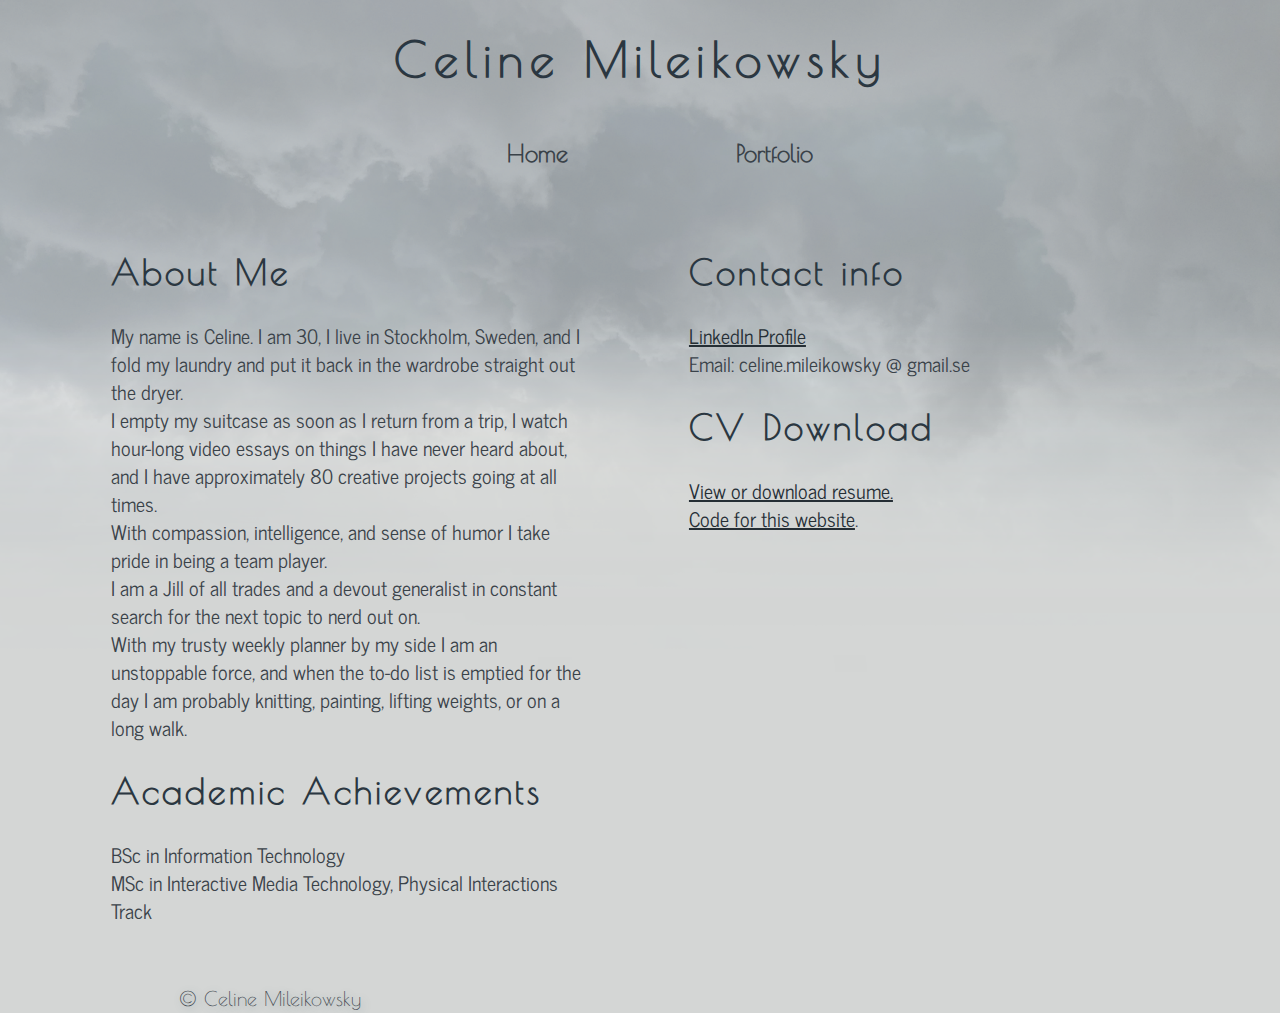
<file: index.html>
<!DOCTYPE html>
<html lang="sv">
    <head>
        <title>
            Celine Mileikowsky
        </title>
        <meta charset="UTF-8" />
        <link href="assets/styles/normalize.css" rel="stylesheet" />
        <link href="assets/styles/index.css" rel="stylesheet" />
    </head>

    <body>
        <header>
        <h1>Celine Mileikowsky</h1>
        </header>
      <nav>
        <ul>
          <li><a href="">Home</a></li>
          <li><a href="html/portfolio/">Portfolio</a></li>
        </ul>
      </nav>

      <main>
        <section id="whois">
            <h2>About Me</h2>
            <p>
              My name is Celine. I am 30, I live in Stockholm, Sweden, and I fold my laundry and put it back in the wardrobe straight out the dryer. <br>
              I empty my suitcase as soon as I return from a trip, I watch hour-long video essays on things I have never heard about, and I have approximately 80 creative projects going at all times. <br>
              With compassion, intelligence, and sense of humor I take pride in being a team player. <br>
              I am a Jill of all trades and a devout generalist in constant search for the next topic to nerd out on. <br>
              With my trusty weekly planner by my side I am an unstoppable force, and when the to-do list is emptied for the day I am probably knitting, painting, lifting weights, or on a long walk.
            </p>
            <h2>Academic Achievements</h2>
            <p>
              BSc in Information Technology <br>
              MSc in Interactive Media Technology, Physical Interactions Track
            </p>

        </section>

        <section id="contact">
            <h2>Contact info</h2>
            <p>
                <a href="www.linkedin.com/in/celinemile" target="_blank">LinkedIn Profile</a> <br>
                Email: celine.mileikowsky @ gmail.se
            </p>
            <h2>CV Download </h2>
            <p>
              <a href="https://github.com/celmil/cv/blob/main/assets/pdf/mileikowsky-resume.pdf">View or download resume.</a> <br>
               <a href="https://github.com/celmil/cv" target="_blank">Code for this website</a>.
            </p>
        </section>
        <!-- <section id="previouswork">        </section>-->
      </main>

      <footer>
        <p>© Celine Mileikowsky</p>
      </footer>

    </body>
</html>
</file>
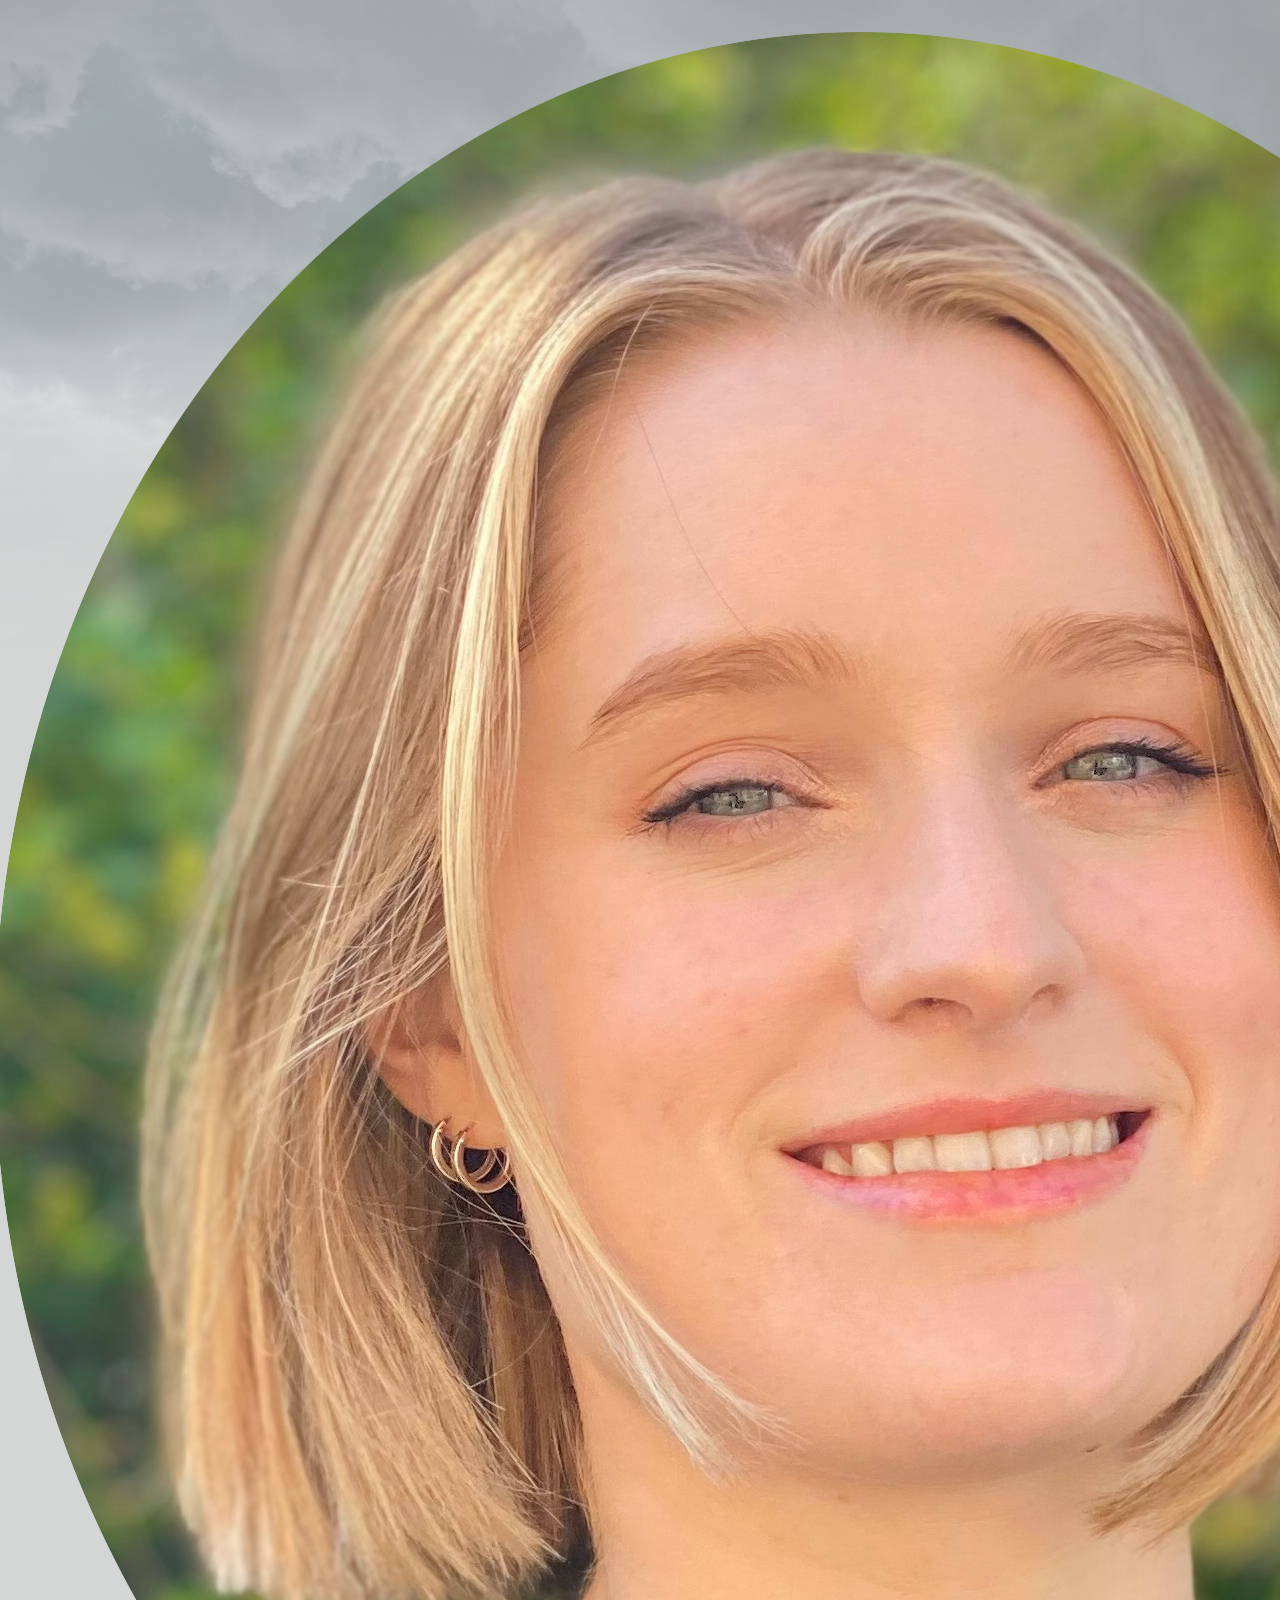
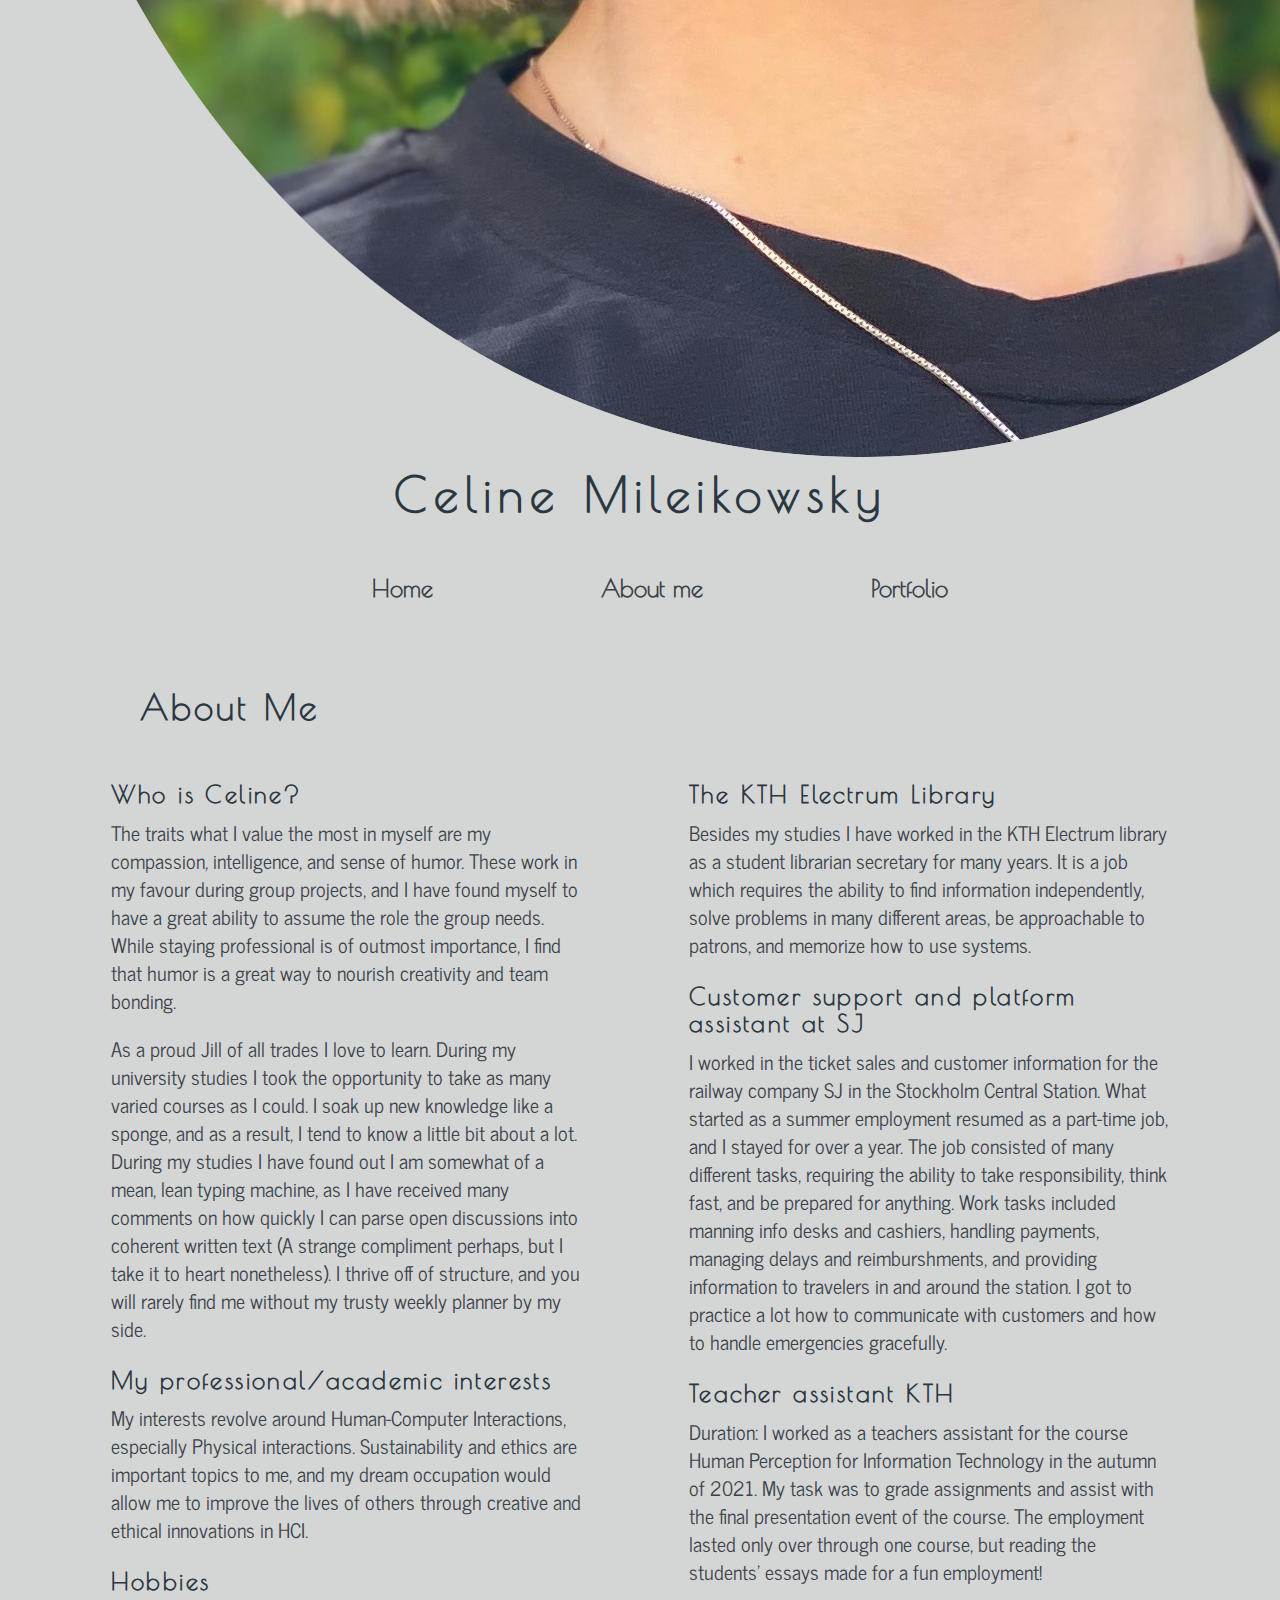
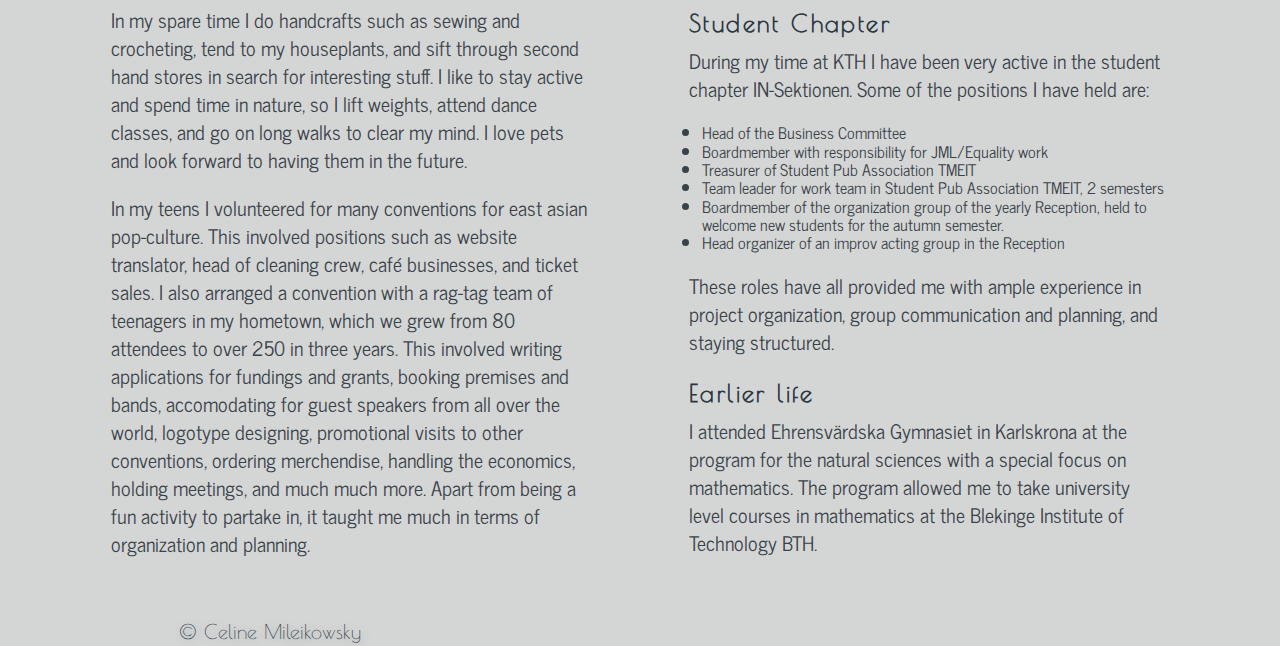
<file: html/about.html>
<!DOCTYPE html>
<html lang="sv">
    <head>
        <title>
          CV Celine Mileikowsky
        </title>
        <meta charset="UTF-8" />
        <link href="../assets/styles/normalize.css" rel="stylesheet" />
        <link href="../assets/styles/index.css" rel="stylesheet" />
    </head>

    <body>
      <header>
        <h1><a href="https://celmil.github.io/cv/index.html"><img src="../assets/images/cv-picture-oval.png" alt="portrait of me" /></a>Celine Mileikowsky</h1>
      </header>

      <nav>
        <ul>
          <li><a href="../index.html">Home</a></li>
          <li><a href="">About me</a></li>
          <li><a href="portfolio.html">Portfolio</a></li>

        </ul>
      </nav>

      <main>

          <h2>About Me</h2>
        <section id="whois">
 
          <h3>Who is Celine?</h3>
          <p>
            The traits what I value the most in myself are my compassion, intelligence, and sense of humor. 
            These work in my favour during group projects, and I have found myself to have a great ability to assume the role the group needs.
            While staying professional is of outmost importance, I find that humor is a great way to nourish creativity and team bonding.
          </p>

          <p>
            As a proud Jill of all trades I love to learn. During my university studies I took the opportunity to take as many varied courses as I could. 
            I soak up new knowledge like a sponge, and as a result, I tend to know a little bit about a lot.
            During my studies I have found out I am somewhat of a mean, lean typing machine, as I have received many comments on how quickly I can parse open discussions into coherent written text 
            (A strange compliment perhaps, but I take it to heart nonetheless). I thrive off of structure, and you will rarely find me without my trusty weekly planner by my side. 
          </p>

          <h3>My professional/academic interests</h3>
          <p>
            My interests revolve around Human-Computer Interactions, especially Physical interactions. 
            Sustainability and ethics are important topics to me, and my dream occupation would allow me to improve the lives of others through creative and ethical innovations in HCI.
          </p>

          <h3>Hobbies</h3>
          <p>
            In my spare time I do handcrafts such as sewing and crocheting, tend to my houseplants, and sift through second hand stores in search for interesting stuff. 
            I like to stay active and spend time in nature, so I lift weights, attend dance classes, and go on long walks to clear my mind. I love pets and look forward to having them in the future.
          </p>

          <p>            
            In my teens I volunteered for many conventions for east asian pop-culture. This involved positions such as website translator, head of cleaning crew, café businesses, and ticket sales. 
            I also arranged a convention with a rag-tag team of teenagers in my hometown, which we grew from 80 attendees to over 250 in three years.
            This involved writing applications for fundings and grants, booking premises and bands, accomodating for guest speakers from all over the world, logotype designing, promotional visits to other conventions, ordering merchendise, handling the 
            economics, holding meetings, and much much more. Apart from being a fun activity to partake in, it taught me much in terms of organization and planning.
          </p>
        </section>

        <section id="previouswork">
          <h3>The KTH Electrum Library</h3>
          <p>
            Besides my studies I have worked in the KTH Electrum library as a student librarian secretary for many years. 
            It is a job which requires the ability to find information independently, solve problems in many different areas, be approachable to patrons, and memorize how to use systems.
          </p>
        
          <h3>Customer support and platform assistant at SJ</h3>
            <p>            
              I worked in the ticket sales and customer information for the railway company SJ in the Stockholm Central Station. 
              What started as a summer employment resumed as a part-time job, and I stayed for over a year.
              The job consisted of many different tasks, requiring the ability to take responsibility, think fast, and be prepared for anything. 
              Work tasks included manning info desks and cashiers, handling payments, managing delays and reimburshments, and providing information to travelers in and around the station. 
              I got to practice a lot how to communicate with customers and how to handle emergencies gracefully.
            </p>

          <h3>Teacher assistant KTH</h3>
            <p>            
              Duration:
              I worked as a teachers assistant for the course Human Perception for Information Technology in the autumn of 2021. 
              My task was to grade assignments and assist with the final presentation event of the course. The employment lasted only over through one course, but reading the students' essays made for a fun employment!
            </p>

          <h3>Student Chapter</h3>
          <p>
            During my time at KTH I have been very active in the student chapter IN-Sektionen. Some of the positions I have held are:
          </p>
            <ul>
              <li>Head of the Business Committee</li>
              <li>Boardmember with responsibility for JML/Equality work</li>
              <li>Treasurer of Student Pub Association TMEIT</li>
              <li>Team leader for work team in Student Pub Association TMEIT, 2 semesters</li>
              <li>Boardmember of the organization group of the yearly Reception, held to welcome new students for the autumn semester.</li>
              <li>Head organizer of an improv acting group in the Reception</li>
            </ul>
            <p>
              These roles have all provided me with ample experience in project organization, group communication and planning, and staying structured.
            </p>

          <h3>Earlier life</h3>
          <p>
            I attended Ehrensvärdska Gymnasiet in Karlskrona at the program for the natural sciences with a special focus on mathematics.
            The program allowed me to take university level courses in mathematics at the Blekinge Institute of Technology BTH.
          </p>
        </section>

      </main>

      <footer>
        <p>© Celine Mileikowsky</p>
      </footer>
    </body>

</html>
</file>
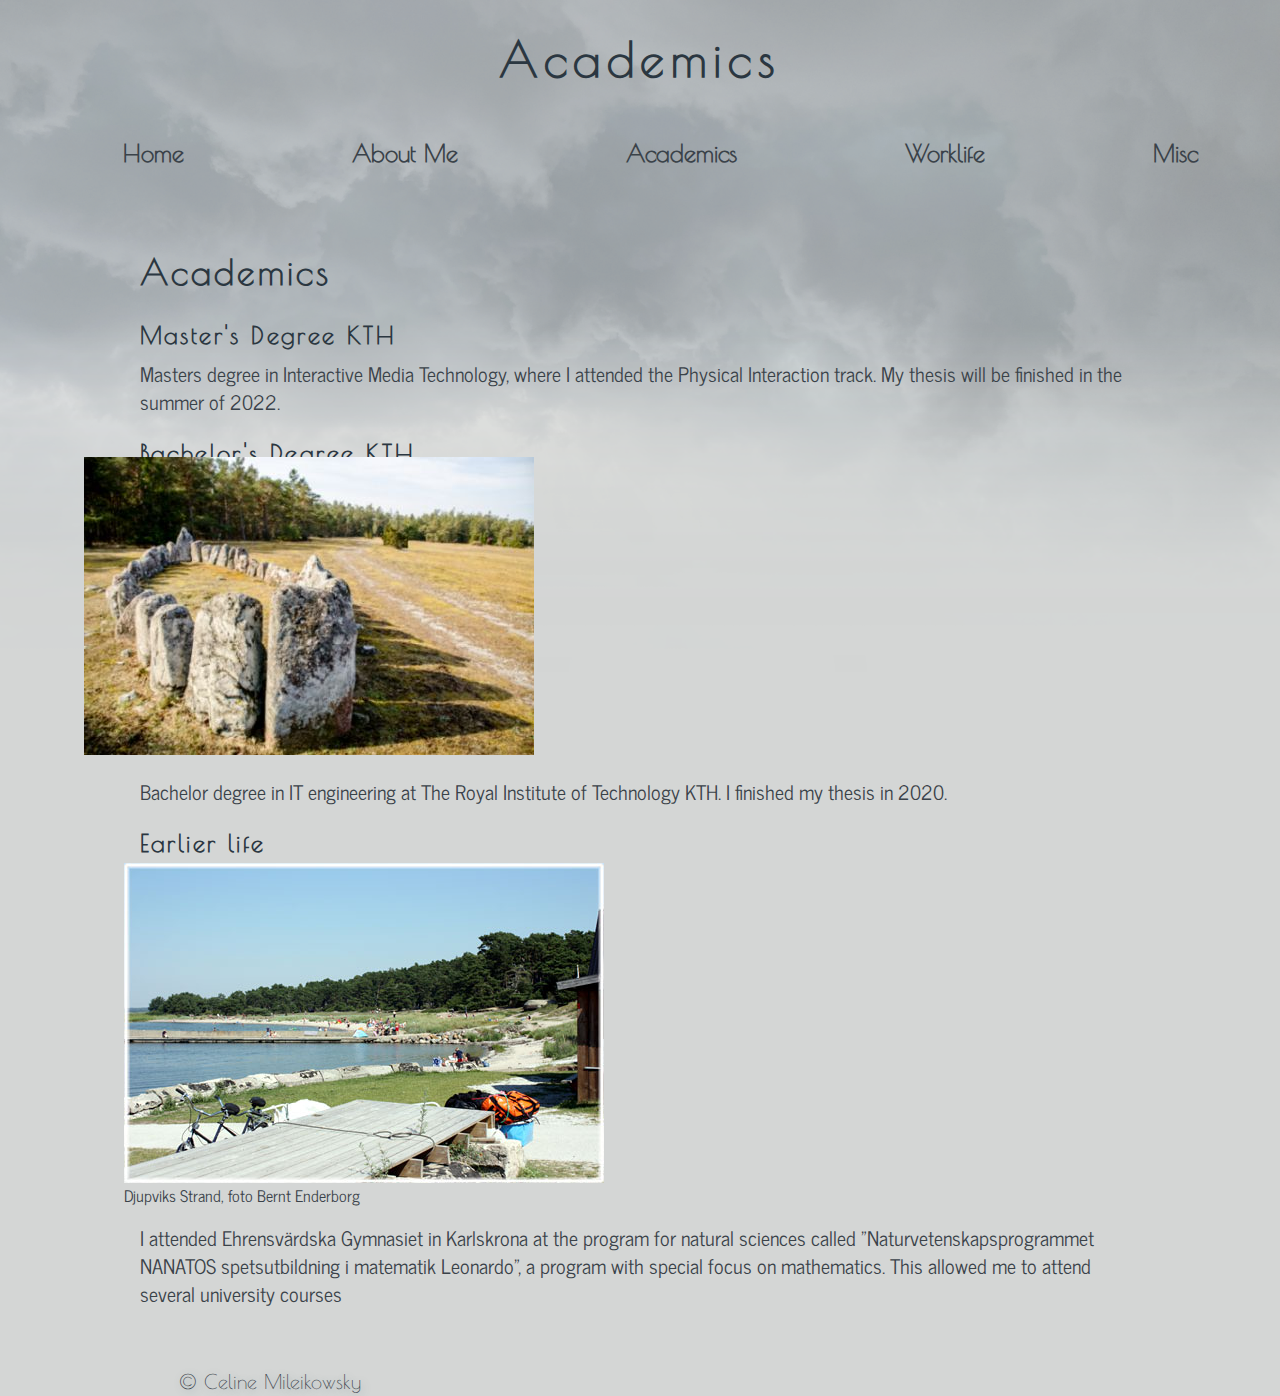
<file: html/academics.html>
<!DOCTYPE html>
<html lang="sv">
    <head>
        <title>
          CV Celine Mileikowsky
        </title>
        <meta charset="UTF-8" />
        <link href="../assets/styles/normalize.css" rel="stylesheet" />
        <link href="../assets/styles/index.css" rel="stylesheet" />
    </head>

    <body>
        <header>
        <h1>Academics</h1>
        </header>

      <nav>
        <ul>
          <li><a href="../index.html">Home</a></li>
          <li><a href="about.html">About Me</a></li>
          <li><a href="">Academics</a></li>
          <li><a href="worklife.html">Worklife</a></li>
          <li><a href="misc.html">Misc</a></li>
        </ul>
      </nav>

      <main>
        <h2>Academics</h2>
        <section id="eksta">
          <h3>Master's Degree KTH</h3>
          <p>
            Masters degree in Interactive Media Technology, where I attended the Physical Interaction track. My thesis will be finished in the summer of 2022. 
          </p>
        </section>
        <section id="skepp">
          <h3>Bachelor's Degree KTH</h3>
          <img src="../assets/images/skeppssattning2.jpg" alt="Skeppssättning" width="450" height="298">

            <p>            
              Bachelor degree in IT engineering at The Royal Institute of Technology KTH. I finished my thesis in 2020.
            </p>

        </section>
        <section id="badplats">
          <h3>Earlier life</h3>
          <figure>
            <img src="../assets/images/djupviksStrand.jpg" alt="Djupviksstrand" width="480" height="320">
            <figcaption>Djupviks Strand, foto Bernt Enderborg</figcaption>
          </figure>
          <p>
            I attended Ehrensvärdska Gymnasiet in Karlskrona at the program for natural sciences called "Naturvetenskapsprogrammet NANATOS spetsutbildning i matematik Leonardo", a program with special focus on mathematics.
            This allowed me to attend several university courses 
          </p>
        </section>


      </main>

      <footer>
        <p>© Celine Mileikowsky</p>
      </footer>
    </body>

</html>
</file>
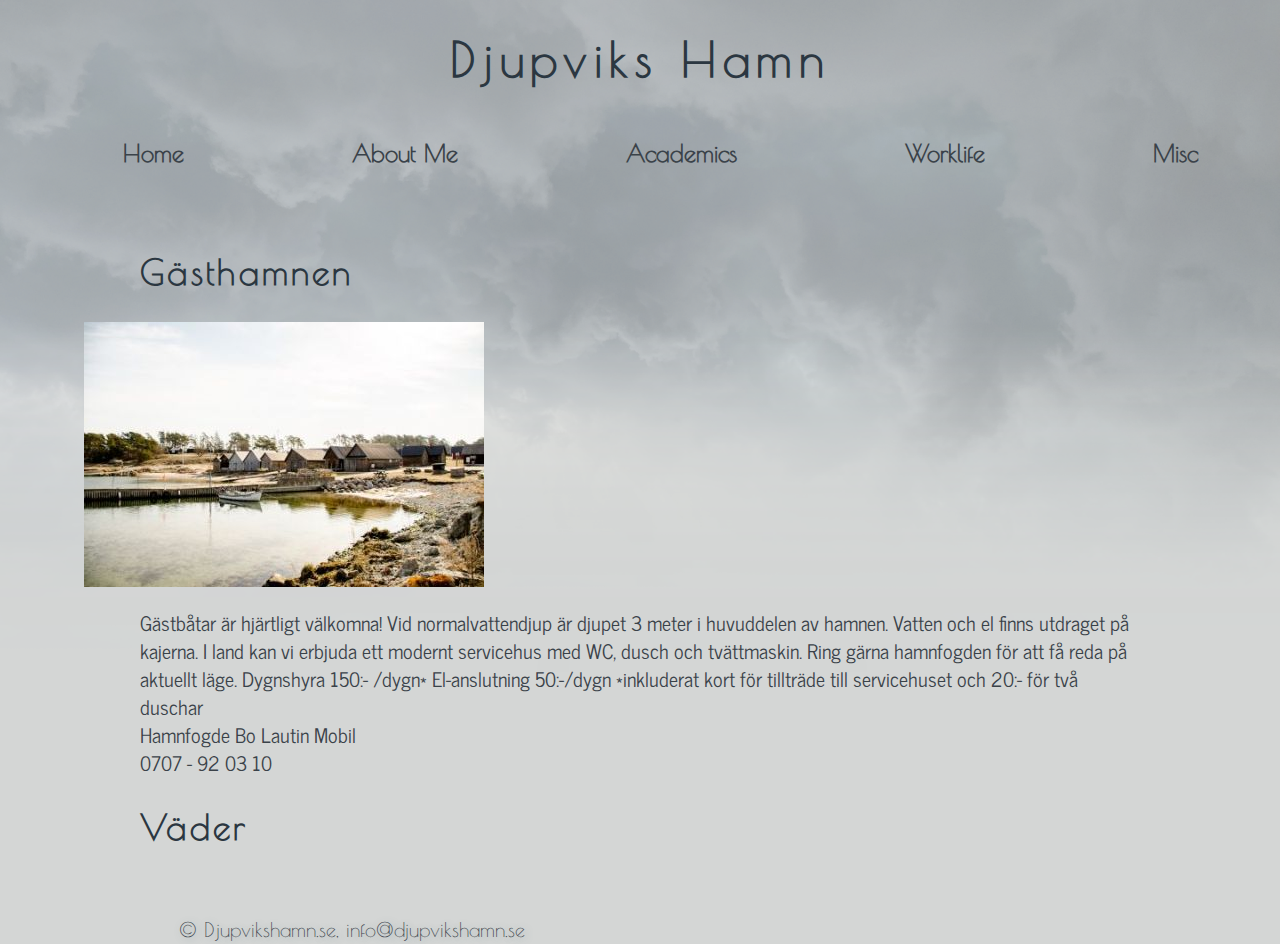
<file: html/guest.html>
<!---->
<!DOCTYPE html>
<html lang="sv">
    <head>
        <title>
          CV Celine Mileikowsky
        </title>
        <meta charset="UTF-8" />
        <link href="../assets/styles/normalize.css" rel="stylesheet" />
        <link href="../assets/styles/index.css" rel="stylesheet" />
    </head>

    <body>
        <header>
        <h1>Djupviks Hamn</h1>
        </header>

      <nav>
        <ul>
          <li><a href="../index.html">Home</a></li>
          <li><a href="about.html">About Me</a></li>
          <li><a href="academics.html">Academics</a></li>
          <li><a href="worklife.html">Worklife</a></li>
          <li><a href="misc.html">Misc</a></li>
        </ul>
      </nav>

      <main>
        <section id="guestInfo">
          <h2>Gästhamnen</h2>
          <img src="../assets/images/gastHamn.jpg" id="guestImage" alt="Bodar i hamn" width="400" height="265">

          <p>
            Gästbåtar är hjärtligt välkomna! 

            Vid normalvattendjup är djupet 3 meter i huvuddelen av hamnen. Vatten och el finns utdraget på kajerna. I land kan vi erbjuda ett modernt servicehus med WC, dusch och tvättmaskin.

            Ring gärna hamnfogden för att få reda på aktuellt läge.
            Dygnshyra 150:- /dygn* 
            El-anslutning 50:-/dygn 

            *inkluderat kort för tillträde till servicehuset och 20:- för två duschar
            <br>
            Hamnfogde Bo Lautin Mobil <br>
            0707 - 92 03 10

          </p>
        </section>
        <section id="weather">
          <h2>Väder</h2>
          <p id="weatherInfo"></p>
        </section>
      </main>

      <footer>
        <p>© Djupvikshamn.se, info@djupvikshamn.se</p>
      </footer>
      <script src="../assets/js/index.js" type="module"></script>

    </body>
</html>
</file>
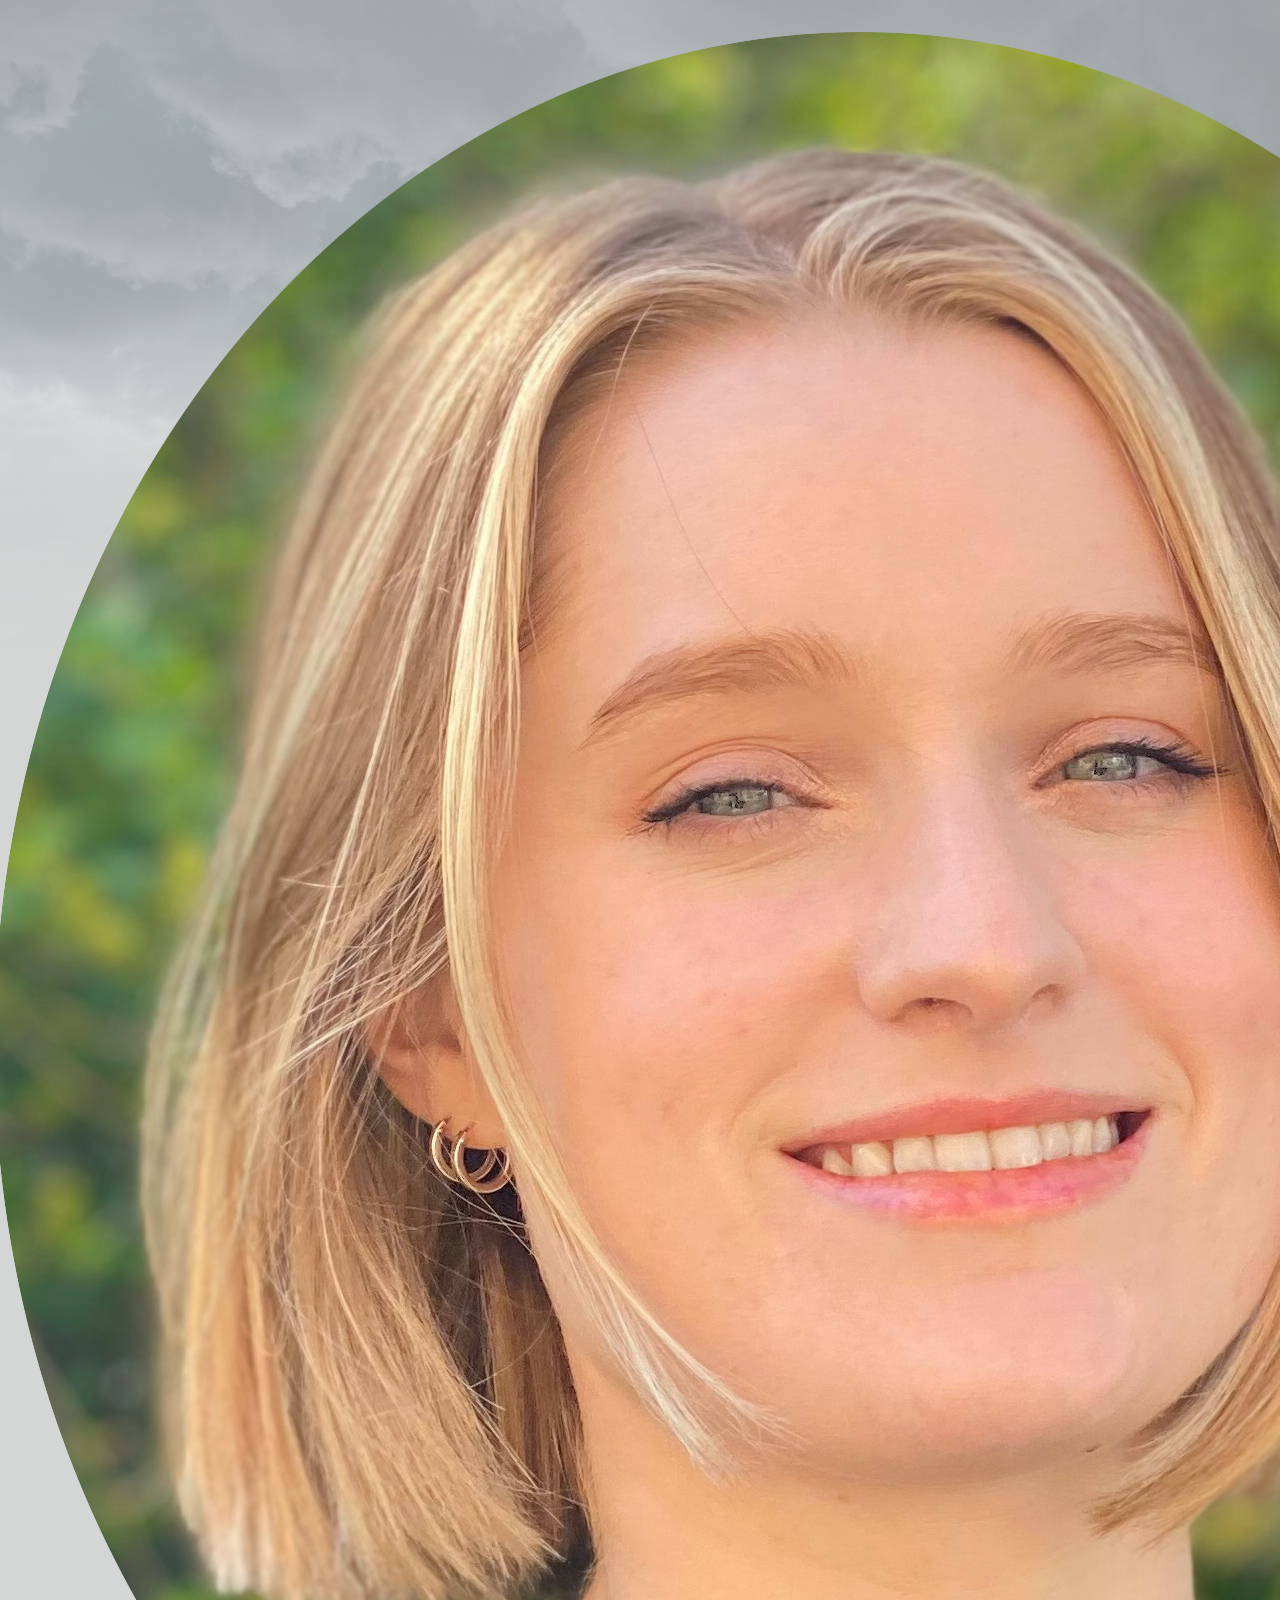
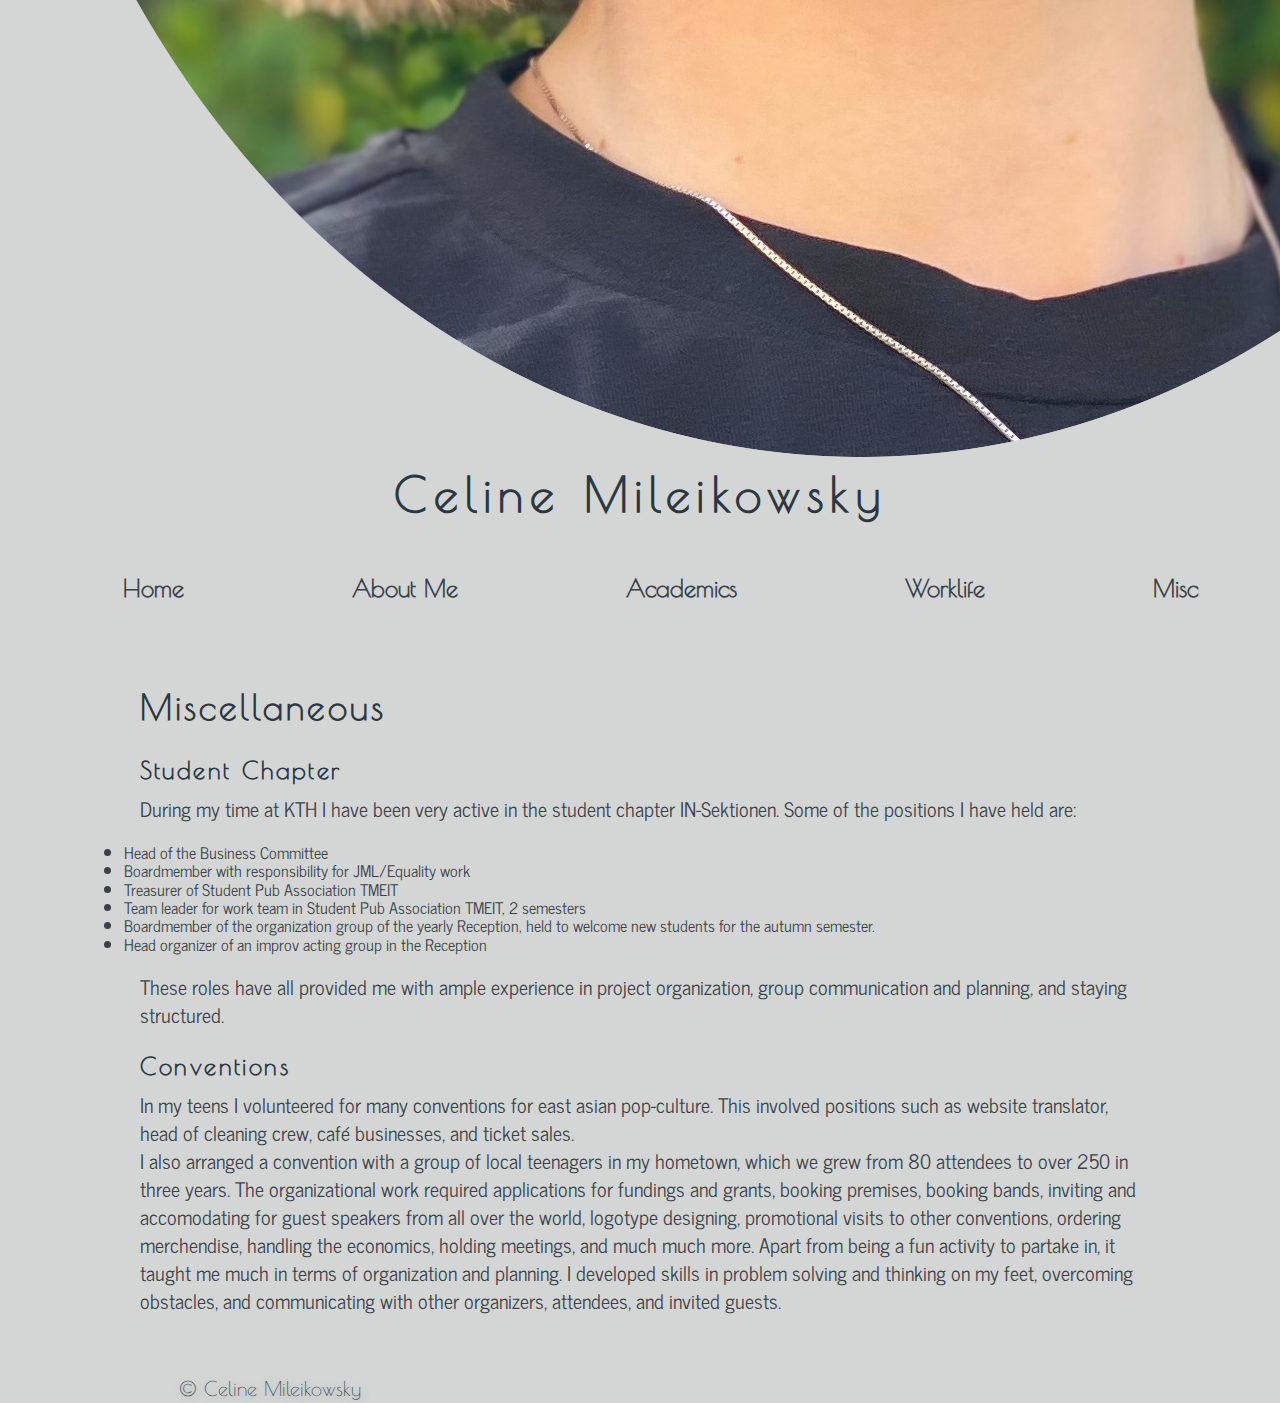
<file: html/misc.html>
<!DOCTYPE html>
<html lang="sv">
    <head>
        <title>
          CV Celine Mileikowsky
        </title>
        <meta charset="UTF-8" />
        <link href="../assets/styles/normalize.css" rel="stylesheet" />
        <link href="../assets/styles/index.css" rel="stylesheet" />
    </head>

    <body>
      <header>
        <h1><a href="https://celmil.github.io/cv/index.html"><img src="../assets/images/cv-picture-oval.png" alt="portrait of me" /></a>Celine Mileikowsky</h1>
      </header>

      <nav>
        <ul>
          <li><a href="../index.html">Home</a></li>
          <li><a href="about.html">About Me</a></li>
          <li><a href="academics.html">Academics</a></li>
          <li><a href="worklife.html">Worklife</a></li>
          <li><a href="">Misc</a></li>
        </ul>
      </nav>

      <main>
        <h2>Miscellaneous</h2>
        <section id="eksta">
          <h3>Student Chapter</h3>
          <p>
            During my time at KTH I have been very active in the student chapter IN-Sektionen. Some of the positions I have held are:
          </p>
            <ul>
              <li>Head of the Business Committee</li>
              <li>Boardmember with responsibility for JML/Equality work</li>
              <li>Treasurer of Student Pub Association TMEIT</li>
              <li>Team leader for work team in Student Pub Association TMEIT, 2 semesters</li>
              <li>Boardmember of the organization group of the yearly Reception, held to welcome new students for the autumn semester.</li>
              <li>Head organizer of an improv acting group in the Reception</li>
            </ul>
            <p>
              These roles have all provided me with ample experience in project organization, group communication and planning, and staying structured.
            </p>

          
        </section>
        <section id="skepp">
          <h3>Conventions</h3>

            <p>            
              In my teens I volunteered for many conventions for east asian pop-culture. 
              This involved positions such as website translator, head of cleaning crew, café businesses, and ticket sales. <br>
              I also arranged a convention with a group of local teenagers in my hometown, which we grew from 80 attendees to over 250 in three years.
              The organizational work required applications for fundings and grants, booking premises, booking bands, inviting and accomodating for guest speakers from all over the world, logotype designing, promotional visits to other conventions, ordering merchendise, handling the 
              economics, holding meetings, and much much more. Apart from being a fun activity to partake in, it taught me much in terms of organization and planning. I developed skills in problem solving and thinking on my feet, overcoming obstacles, and communicating with other organizers, attendees, and invited guests.
            </p>

        </section>




      </main>

      <footer>
        <p>© Celine Mileikowsky</p>
      </footer>
    </body>
</html>
</file>
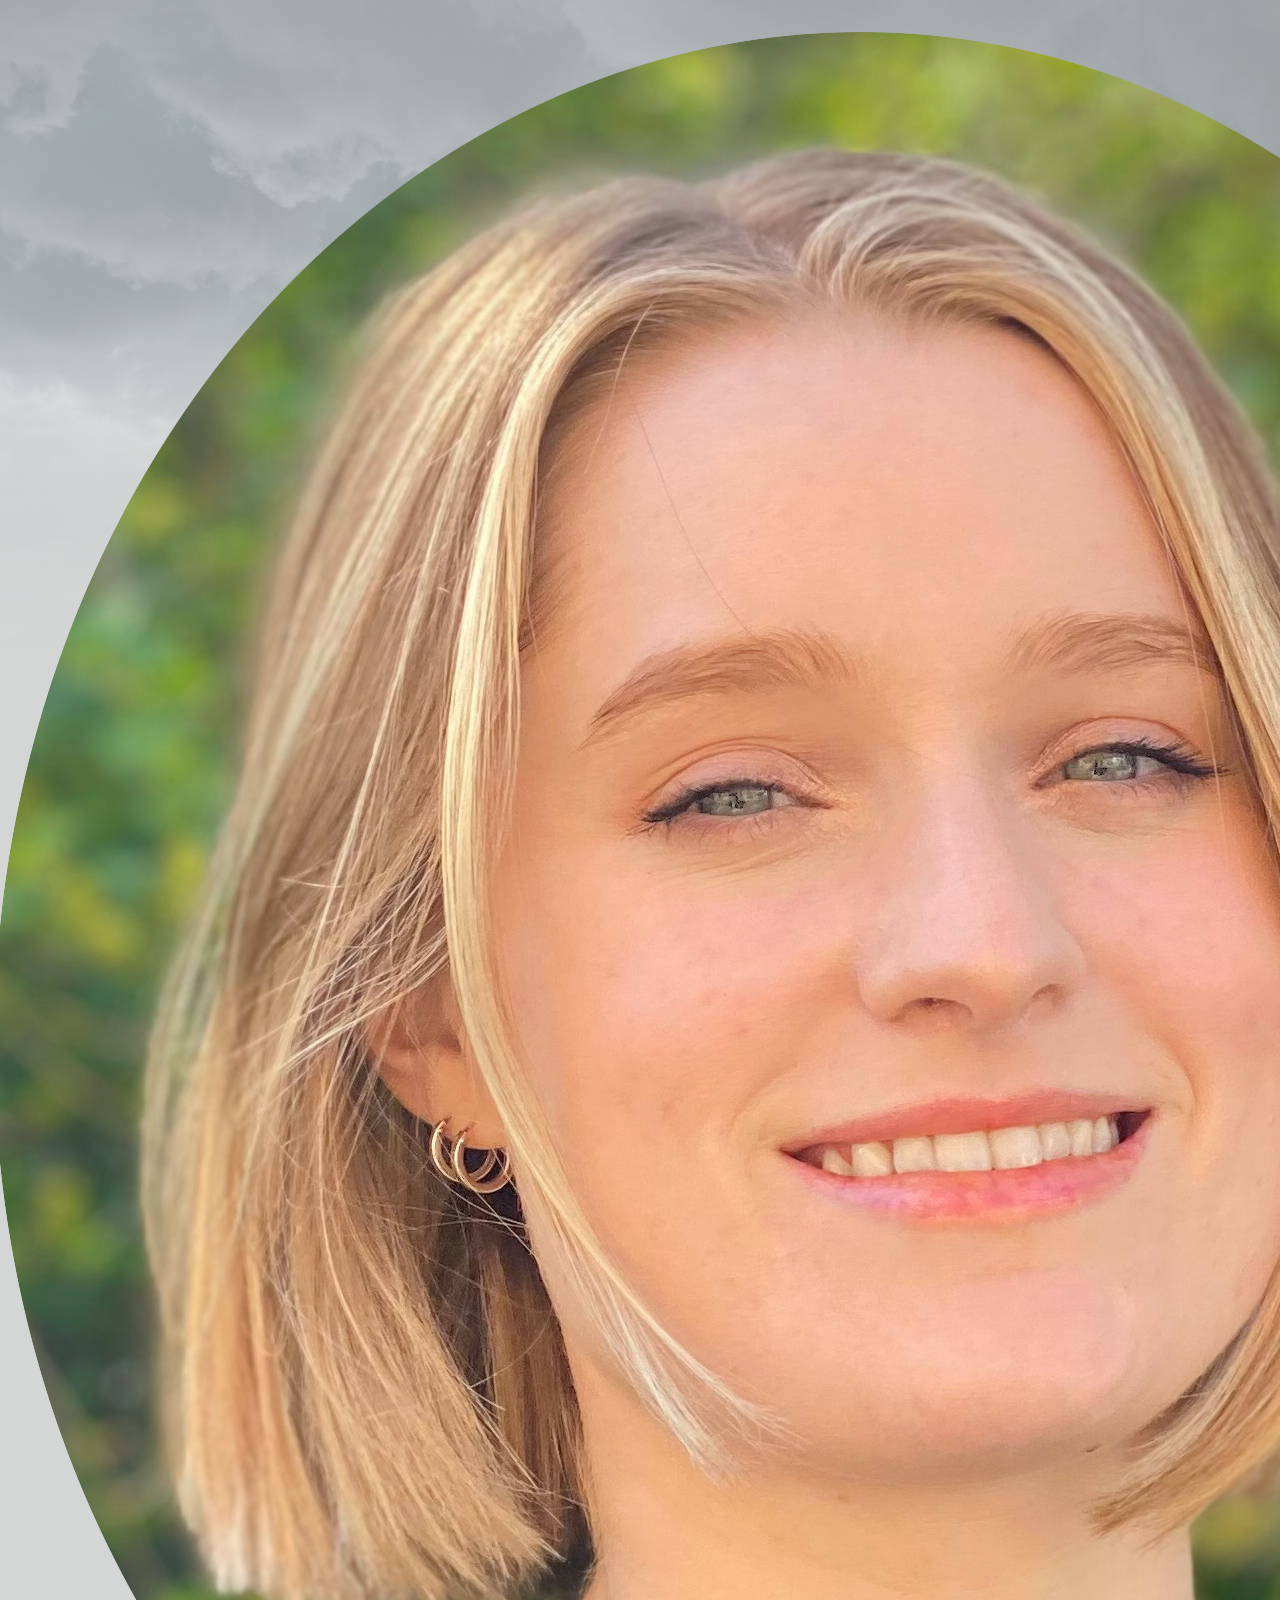
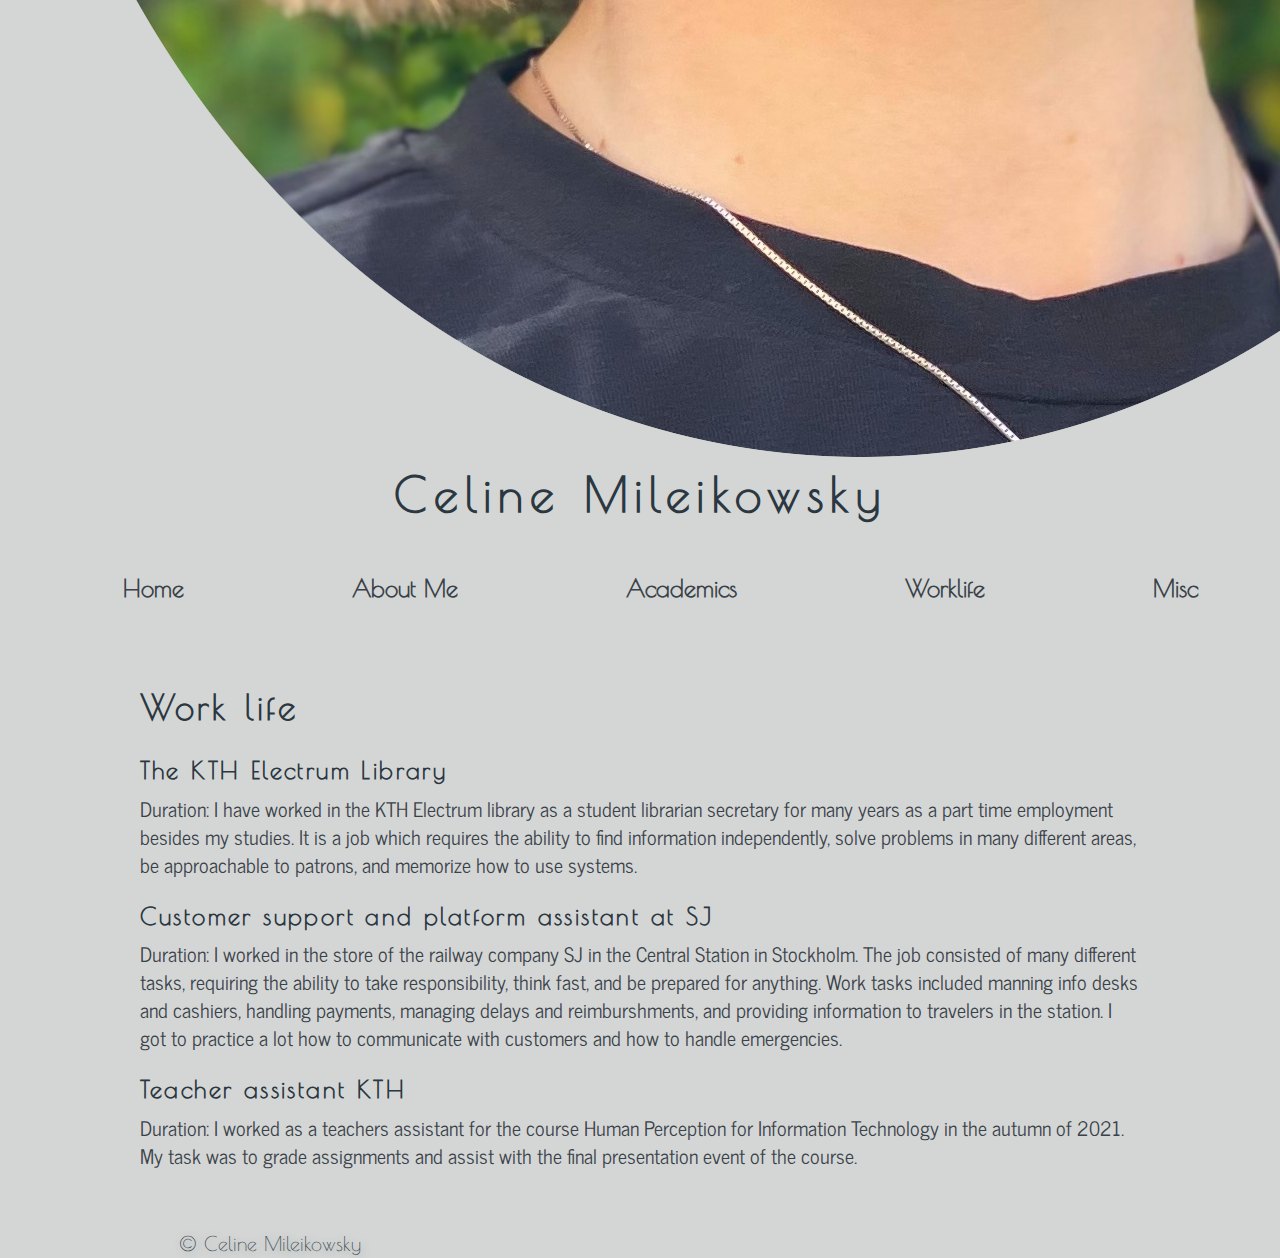
<file: html/worklife.html>
<!DOCTYPE html>
<html lang="sv">
    <head>
        <title>
          CV Celine Mileikowsky
        </title>
        <meta charset="UTF-8" />
        <link href="../assets/styles/normalize.css" rel="stylesheet" />
        <link href="../assets/styles/index.css" rel="stylesheet" />
    </head>

    <body>
      <header>
        <h1><a href="https://celmil.github.io/cv/index.html"><img src="../assets/images/cv-picture-oval.png" alt="portrait of me" /></a>Celine Mileikowsky</h1>
      </header>

      <nav>
        <ul>
          <li><a href="../index.html">Home</a></li>
          <li><a href="history.html">About Me</a></li>
          <li><a href="academics.html">Academics</a></li>
          <li><a href="">Worklife</a></li>
          <li><a href="misc.html">Misc</a></li>
        </ul>
      </nav>

      <main>
        <h2>Work life</h2>
        <section id="eksta">
          <h3>The KTH Electrum Library</h3>
          <p>
            Duration:
            I have worked in the KTH Electrum library as a student librarian secretary for many years as a part time employment besides my studies. 
            It is a job which requires the ability to find information independently, solve problems in many different areas, be approachable to patrons, and memorize how to use systems.
          </p>
        </section>
        <section id="skepp">
          <h3>Customer support and platform assistant at SJ</h3>

            <p>            
              Duration:
              I worked in the store of the railway company SJ in the Central Station in Stockholm. 
              The job consisted of many different tasks, requiring the ability to take responsibility, think fast, and be prepared for anything. 
              Work tasks included manning info desks and cashiers, handling payments, managing delays and reimburshments, and providing information to travelers in the station. I got to practice a lot how to communicate with customers and how to handle emergencies.

            </p>

        </section>

        <section id="teacherassistant">
          <h3>Teacher assistant KTH</h3>

            <p>            
              Duration:
              I worked as a teachers assistant for the course Human Perception for Information Technology in the autumn of 2021. My task was to grade assignments and assist with the final presentation event of the course. 

            </p>

        </section>




      </main>

      <footer>
        <p>© Celine Mileikowsky</p>
      </footer>
    </body>
</html>
</file>
<file: assets/styles/index.css>
/*importing fonts*/
@font-face {
    font-family: 'Zen';
    src: url(../fonts/ZenLoop-Regular.ttf);
}
@font-face {
    font-family: 'News';
    src: url(../fonts/NewsCycle-Regular.ttf);
}
@font-face {
    font-family: 'Poiret';
    src: url(../fonts/PoiretOne-Regular.ttf);
}
/*add background*/
html{
    font-size: 100%;
    background-image: url("../images/background-clouds-transparent2.png");
    background-color: #d4d6d5;
    height: 500px;
    background-position: center;
    background-repeat: no-repeat;
    background-size: cover;
    position: relative;
}

/*text font and size*/
body{
    max-width: 100%;
    font-family: 'News', sans-serif;
    color: #3a4249;
}

/*makes the content less wide for improved readability and better styling*/
main{
    border-radius: 35px;
    width: 70%;
    max-width: 1500px;
    margin: 0px auto;
    padding: 20px;
}



/*ensures footer is put last on the page by clearing any potential 
floats after the main*/
main::after, #bsc-degree::after{
    content: "";
    clear: both;
    display: table;
}

/*headers styling*/
h1,h2,h3,h4{
    font-family: 'Poiret', sans-serif;
    color: #2b3741;
}
h1{ 
    text-align: center;
    letter-spacing: 0.4rem;
    font-size: 4rem;
}
h2,h3{
    padding: 0px 5%;
}
h2{
    letter-spacing: 0.2rem;
    font-size: 2.2rem;
}
h3{
    margin-bottom: -10px;
    letter-spacing: 0.15rem;
    font-size: 1.5rem;
}

/*navigation bar styling*/
nav{
  background: rgba(0, 0, 0, 0);
  list-style: none;
  margin: auto;
  padding: 0px;
  text-align: center;
}
nav li{
  display:inline;
}


nav a{
  border-radius: 50%;
  font-family: 'Poiret', sans-serif;
  display: inline-block;
  padding: 20px 2.0rem;
  margin: 0px 50px;
  color: #3a4249;
  font-size: 150%;
  font-weight: bold;
  text-decoration: none;
  transition-duration: 0.4s;
}
/*styles buttons for hover and the current site*/

nav a:hover{
  color: rgb(167, 181, 187);
}


/*text styling*/
p{
    font-size: 120%;
    line-height: 1.75rem;
    padding: 0px 5%;
}

/*Link styling in text*/
p>a{
  color: #252e35;
  transition-duration: 0.4s;
}

p>a:focus, p>a:hover, p>a:active{
  text-shadow: 1px 1px 2px lightslategray;
  color: #252e35;
}

/*Link styling in description of slideshow*/
.descriptionText>p>a{
  color: rgb(207, 216, 230);
}



/*split text in columns*/
#info, #whois{
    float: left;
    width: 48%;
}
#contact, #previouswork{
    float: right;
    width: 48%;
}


/*styling for list of student chapter*/
.studentChapter > ul{
  font-size: 120%;
  padding: 0px 50px;
  list-style-position: inside;
}

/*footer styling*/
footer{
    font-family: 'Poiret', sans-serif;
    width: 80%;
    margin:0 auto;
    text-shadow: 2px 2px 8px rgb(146, 163, 170);
}

/*Portfolio slideshow styling*/

* {
    box-sizing: border-box;
  }
  
  /* Position the image container (needed to position the left and right arrows) */
  .container {
    position: relative;
    width: 85%;
    margin: auto;
  }
  
  /* Hide the images by default */
  .mySlides {
    display: none;
  }

  .mySlides > img{
    width: 100%;
    height: auto;
  }
  
  /* Add a pointer when hovering over the thumbnail images */
  .cursor {
    cursor: pointer;
  }
  
  /* Next & previous buttons */
  .prev,
  .next {
    cursor: pointer;
    position: absolute;
    top: 300px;
    width: auto;
    padding: 20px;
    margin-top: -50px;
    color: black;
    background-color: rgba(255, 255, 255, 0.5);
    font-weight: bold;
    font-size: 25px;
    border-radius: 0 5px 5px 0;
    user-select: none;
    -webkit-user-select: none;
    transition-duration: 0.4s;
  }
  
  /* Position the "next button" to the right */
  .next {
    right: 0;
    border-radius: 5px 0 0 5px;
  }
  
  /* On hover, add a dark transparent background color */
  .prev:hover,
  .next:hover {
    background-color: rgba(97, 87, 82, 0.8);
  }
  
  /* Number text*/
  .numbertext {
    color: #f2f2f2;
    text-shadow: 1px 1px 4px #586152;;
    font-size: 20px;
    padding: 8px 12px;
    position: absolute;
    top: 0;
  }

  .descriptionText {
    text-align: center;
    background-color: #98a4ad;
    padding: 20px 20px;
  }


  .row:after {
    content: "";
    display: table;
    clear: both;
  }
  
  /* six columns*/
  .column {
    float: left;
    width: 14.28%;
  }
  
  /* Add a transparency effect for thumnbail images and cut thumbnails to same size*/
  .demo {
    opacity: 1;
    object-fit: cover;
    width: 100%;
    height: 200px;
    padding-bottom: 20px;
    transition-duration: 0.4s;
  }
  
  .active,
  .demo:hover {
    opacity: 0.25;
  }
  /*Styling for tablets and phones smaller than 1400px in width*/
  @media (max-width: 1400px) {
    h1{
      font-size: 3rem;
    }
    main {
      width: 90%;
    }
    p{
      font-size: 125%;
    }
  }
  /*Styling for phones smaller than 500px in width*/
  @media  (max-width: 800px) {
    h2,h3{
      font-size: 1.5rem;
    }
    #info, #whois{
      float: none;
      width: 100%;
    }
    #contact, #previouswork{
        float: none;
        width: 100%;
    }
    nav a{
      padding: 20px 1.4rem;
    }
    header img{
      height: 150px;
      width: auto;
    }
    h1{
      margin-left: 10%;
      font-size: 2rem;
    }
  }
</file>
